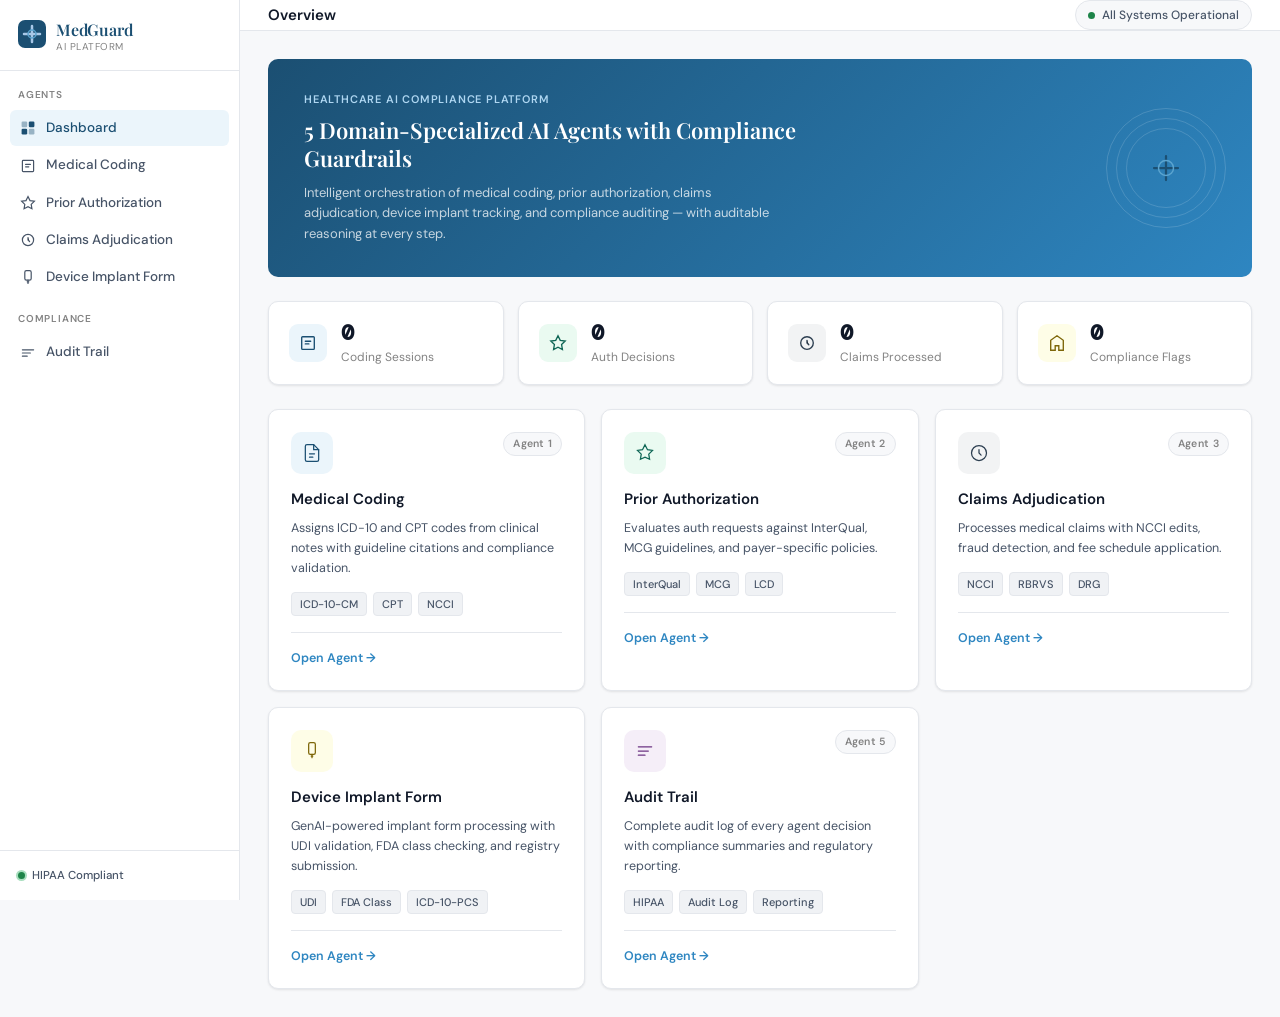
<file: frontend/index.html>
<!DOCTYPE html>
<html lang="en">
<head>
<meta charset="UTF-8">
<meta name="viewport" content="width=device-width, initial-scale=1.0">
<title>MedGuard AI — Healthcare Compliance Platform</title>
<link rel="preconnect" href="https://fonts.googleapis.com">
<link rel="preconnect" href="https://fonts.gstatic.com" crossorigin>
<link href="https://fonts.googleapis.com/css2?family=DM+Sans:wght@300;400;500;600&family=DM+Mono:wght@400;500&family=Playfair+Display:wght@500;600&display=swap" rel="stylesheet">
<link rel="stylesheet" href="css/style.css">
</head>
<body>

<aside class="sidebar">
  <div class="sidebar-logo">
    <div class="logo-mark">
      <svg width="28" height="28" viewBox="0 0 28 28" fill="none">
        <rect width="28" height="28" rx="7" fill="#1B4F72"/>
        <path d="M14 6v16M6 14h16" stroke="#A8C8E8" stroke-width="2.5" stroke-linecap="round"/>
        <circle cx="14" cy="14" r="4" stroke="#5BA4CF" stroke-width="1.5" fill="none"/>
      </svg>
    </div>
    <div class="logo-text">
      <span class="logo-name">MedGuard</span>
      <span class="logo-sub">AI Platform</span>
    </div>
  </div>

  <nav class="sidebar-nav">
    <div class="nav-section-label">Agents</div>
    <a href="index.html" class="nav-item active" data-page="dashboard">
      <svg class="nav-icon" viewBox="0 0 20 20"><rect x="2" y="2" width="7" height="7" rx="1.5" fill="currentColor" opacity=".4"/><rect x="11" y="2" width="7" height="7" rx="1.5" fill="currentColor"/><rect x="2" y="11" width="7" height="7" rx="1.5" fill="currentColor"/><rect x="11" y="11" width="7" height="7" rx="1.5" fill="currentColor" opacity=".4"/></svg>
      Dashboard
    </a>
    <a href="pages/medical-coding.html" class="nav-item">
      <svg class="nav-icon" viewBox="0 0 20 20"><path d="M4 3h12a1 1 0 0 1 1 1v12a1 1 0 0 1-1 1H4a1 1 0 0 1-1-1V4a1 1 0 0 1 1-1z" stroke="currentColor" stroke-width="1.5" fill="none"/><path d="M7 8h6M7 11h4" stroke="currentColor" stroke-width="1.5" stroke-linecap="round"/></svg>
      Medical Coding
    </a>
    <a href="pages/prior-auth.html" class="nav-item">
      <svg class="nav-icon" viewBox="0 0 20 20"><path d="M10 2l2.5 5 5.5.8-4 3.9.9 5.5L10 14.7l-4.9 2.5.9-5.5-4-3.9 5.5-.8z" stroke="currentColor" stroke-width="1.5" fill="none"/></svg>
      Prior Authorization
    </a>
    <a href="pages/claims.html" class="nav-item">
      <svg class="nav-icon" viewBox="0 0 20 20"><circle cx="10" cy="10" r="7" stroke="currentColor" stroke-width="1.5" fill="none"/><path d="M10 7v3l2 2" stroke="currentColor" stroke-width="1.5" stroke-linecap="round"/></svg>
      Claims Adjudication
    </a>
    <a href="pages/device-form.html" class="nav-item">
      <svg class="nav-icon" viewBox="0 0 20 20"><rect x="6" y="2" width="8" height="12" rx="2" stroke="currentColor" stroke-width="1.5" fill="none"/><path d="M9 16h2M10 14v4" stroke="currentColor" stroke-width="1.5" stroke-linecap="round"/></svg>
      Device Implant Form
    </a>

    <div class="nav-section-label" style="margin-top:16px">Compliance</div>
    <a href="pages/audit.html" class="nav-item">
      <svg class="nav-icon" viewBox="0 0 20 20"><path d="M3 6h14M3 10h10M3 14h6" stroke="currentColor" stroke-width="1.5" stroke-linecap="round"/></svg>
      Audit Trail
    </a>
  </nav>

  <div class="sidebar-footer">
    <div class="compliance-badge">
      <span class="badge-dot"></span>
      HIPAA Compliant
    </div>
  </div>
</aside>

<main class="main">
  <header class="topbar">
    <div class="topbar-left">
      <h1 class="page-title">Overview</h1>
    </div>
    <div class="topbar-right">
      <div class="status-chip">
        <span class="status-dot live"></span>
        All Systems Operational
      </div>
    </div>
  </header>

  <div class="page-content">

    <div class="welcome-block">
      <div class="welcome-text">
        <p class="welcome-label">Healthcare AI Compliance Platform</p>
        <h2 class="welcome-heading">5 Domain-Specialized AI Agents with Compliance Guardrails</h2>
        <p class="welcome-desc">Intelligent orchestration of medical coding, prior authorization, claims adjudication, device implant tracking, and compliance auditing — with auditable reasoning at every step.</p>
      </div>
      <div class="welcome-graphic">
        <div class="graphic-ring ring-1"></div>
        <div class="graphic-ring ring-2"></div>
        <div class="graphic-ring ring-3"></div>
        <svg class="graphic-icon" viewBox="0 0 48 48" fill="none">
          <path d="M24 8v32M8 24h32" stroke="#1B4F72" stroke-width="3" stroke-linecap="round"/>
          <circle cx="24" cy="24" r="10" stroke="#5BA4CF" stroke-width="2" fill="none"/>
        </svg>
      </div>
    </div>

    <div class="metrics-row">
      <div class="metric-card">
        <div class="metric-icon blue"><svg viewBox="0 0 20 20"><path d="M4 3h12a1 1 0 0 1 1 1v12a1 1 0 0 1-1 1H4a1 1 0 0 1-1-1V4a1 1 0 0 1 1-1z" stroke="currentColor" stroke-width="1.5" fill="none"/><path d="M7 8h6M7 11h4" stroke="currentColor" stroke-width="1.5" stroke-linecap="round"/></svg></div>
        <div class="metric-data">
          <span class="metric-value" id="m-coding">—</span>
          <span class="metric-label">Coding Sessions</span>
        </div>
      </div>
      <div class="metric-card">
        <div class="metric-icon teal"><svg viewBox="0 0 20 20"><path d="M10 2l2.5 5 5.5.8-4 3.9.9 5.5L10 14.7l-4.9 2.5.9-5.5-4-3.9 5.5-.8z" stroke="currentColor" stroke-width="1.5" fill="none"/></svg></div>
        <div class="metric-data">
          <span class="metric-value" id="m-auth">—</span>
          <span class="metric-label">Auth Decisions</span>
        </div>
      </div>
      <div class="metric-card">
        <div class="metric-icon slate"><svg viewBox="0 0 20 20"><circle cx="10" cy="10" r="7" stroke="currentColor" stroke-width="1.5" fill="none"/><path d="M10 7v3l2 2" stroke="currentColor" stroke-width="1.5" stroke-linecap="round"/></svg></div>
        <div class="metric-data">
          <span class="metric-value" id="m-claims">—</span>
          <span class="metric-label">Claims Processed</span>
        </div>
      </div>
      <div class="metric-card">
        <div class="metric-icon amber"><svg viewBox="0 0 20 20"><path d="M10 2L3 7v11h5v-5h4v5h5V7z" stroke="currentColor" stroke-width="1.5" fill="none"/></svg></div>
        <div class="metric-data">
          <span class="metric-value" id="m-flags">—</span>
          <span class="metric-label">Compliance Flags</span>
        </div>
      </div>
    </div>

    <div class="agents-grid">
      <div class="agent-card" onclick="location.href='pages/medical-coding.html'">
        <div class="agent-header">
          <div class="agent-icon blue">
            <svg viewBox="0 0 24 24" fill="none"><path d="M14 2H6a2 2 0 0 0-2 2v16a2 2 0 0 0 2 2h12a2 2 0 0 0 2-2V8z" stroke="currentColor" stroke-width="1.5"/><path d="M14 2v6h6M9 13h6M9 17h4" stroke="currentColor" stroke-width="1.5" stroke-linecap="round"/></svg>
          </div>
          <div class="agent-badge">Agent 1</div>
        </div>
        <h3 class="agent-title">Medical Coding</h3>
        <p class="agent-desc">Assigns ICD-10 and CPT codes from clinical notes with guideline citations and compliance validation.</p>
        <div class="agent-tags">
          <span class="tag">ICD-10-CM</span>
          <span class="tag">CPT</span>
          <span class="tag">NCCI</span>
        </div>
        <div class="agent-footer">
          <span class="agent-link">Open Agent →</span>
        </div>
      </div>

      <div class="agent-card" onclick="location.href='pages/prior-auth.html'">
        <div class="agent-header">
          <div class="agent-icon teal">
            <svg viewBox="0 0 24 24" fill="none"><path d="M12 2l3 6 6 1-4.5 4.4 1 6.1L12 16.9l-5.5 2.6 1-6.1L3 9l6-1z" stroke="currentColor" stroke-width="1.5"/></svg>
          </div>
          <div class="agent-badge">Agent 2</div>
        </div>
        <h3 class="agent-title">Prior Authorization</h3>
        <p class="agent-desc">Evaluates auth requests against InterQual, MCG guidelines, and payer-specific policies.</p>
        <div class="agent-tags">
          <span class="tag">InterQual</span>
          <span class="tag">MCG</span>
          <span class="tag">LCD</span>
        </div>
        <div class="agent-footer">
          <span class="agent-link">Open Agent →</span>
        </div>
      </div>

      <div class="agent-card" onclick="location.href='pages/claims.html'">
        <div class="agent-header">
          <div class="agent-icon slate">
            <svg viewBox="0 0 24 24" fill="none"><circle cx="12" cy="12" r="9" stroke="currentColor" stroke-width="1.5"/><path d="M12 8v4l2.5 2.5" stroke="currentColor" stroke-width="1.5" stroke-linecap="round"/></svg>
          </div>
          <div class="agent-badge">Agent 3</div>
        </div>
        <h3 class="agent-title">Claims Adjudication</h3>
        <p class="agent-desc">Processes medical claims with NCCI edits, fraud detection, and fee schedule application.</p>
        <div class="agent-tags">
          <span class="tag">NCCI</span>
          <span class="tag">RBRVS</span>
          <span class="tag">DRG</span>
        </div>
        <div class="agent-footer">
          <span class="agent-link">Open Agent →</span>
        </div>
      </div>

      <div class="agent-card" onclick="location.href='pages/device-form.html'">
        <div class="agent-header">
          <div class="agent-icon amber">
            <svg viewBox="0 0 24 24" fill="none"><rect x="8" y="2" width="8" height="14" rx="2" stroke="currentColor" stroke-width="1.5"/><path d="M11 18h2M12 16v4" stroke="currentColor" stroke-width="1.5" stroke-linecap="round"/></svg>
          </div>
          
        </div>
        <h3 class="agent-title">Device Implant Form</h3>
        <p class="agent-desc">GenAI-powered implant form processing with UDI validation, FDA class checking, and registry submission.</p>
        <div class="agent-tags">
          <span class="tag">UDI</span>
          <span class="tag">FDA Class</span>
          <span class="tag">ICD-10-PCS</span>
        </div>
        <div class="agent-footer">
          <span class="agent-link">Open Agent →</span>
        </div>
      </div>

      <div class="agent-card" onclick="location.href='pages/audit.html'">
        <div class="agent-header">
          <div class="agent-icon purple">
            <svg viewBox="0 0 24 24" fill="none"><path d="M4 7h16M4 12h12M4 17h8" stroke="currentColor" stroke-width="1.5" stroke-linecap="round"/></svg>
          </div>
          <div class="agent-badge">Agent 5</div>
        </div>
        <h3 class="agent-title">Audit Trail</h3>
        <p class="agent-desc">Complete audit log of every agent decision with compliance summaries and regulatory reporting.</p>
        <div class="agent-tags">
          <span class="tag">HIPAA</span>
          <span class="tag">Audit Log</span>
          <span class="tag">Reporting</span>
        </div>
        <div class="agent-footer">
          <span class="agent-link">Open Agent →</span>
        </div>
      </div>
    </div>

  </div>
</main>

<script>
async function loadSummary() {
  try {
    const res = await fetch('http://localhost:5000/api/audit/summary');
    const data = await res.json();
    const by = data.by_agent || {};
    document.getElementById('m-coding').textContent = by['MedicalCodingAgent'] || '0';
    document.getElementById('m-auth').textContent = by['PriorAuthAgent'] || '0';
    document.getElementById('m-claims').textContent = by['ClaimsAdjudicationAgent'] || '0';
    document.getElementById('m-flags').textContent = data.total_compliance_flags || '0';
  } catch(e) {
    ['m-coding','m-auth','m-claims','m-flags'].forEach(id => {
      document.getElementById(id).textContent = '0';
    });
  }
}
loadSummary();
</script>
</body>
</html>
</file>
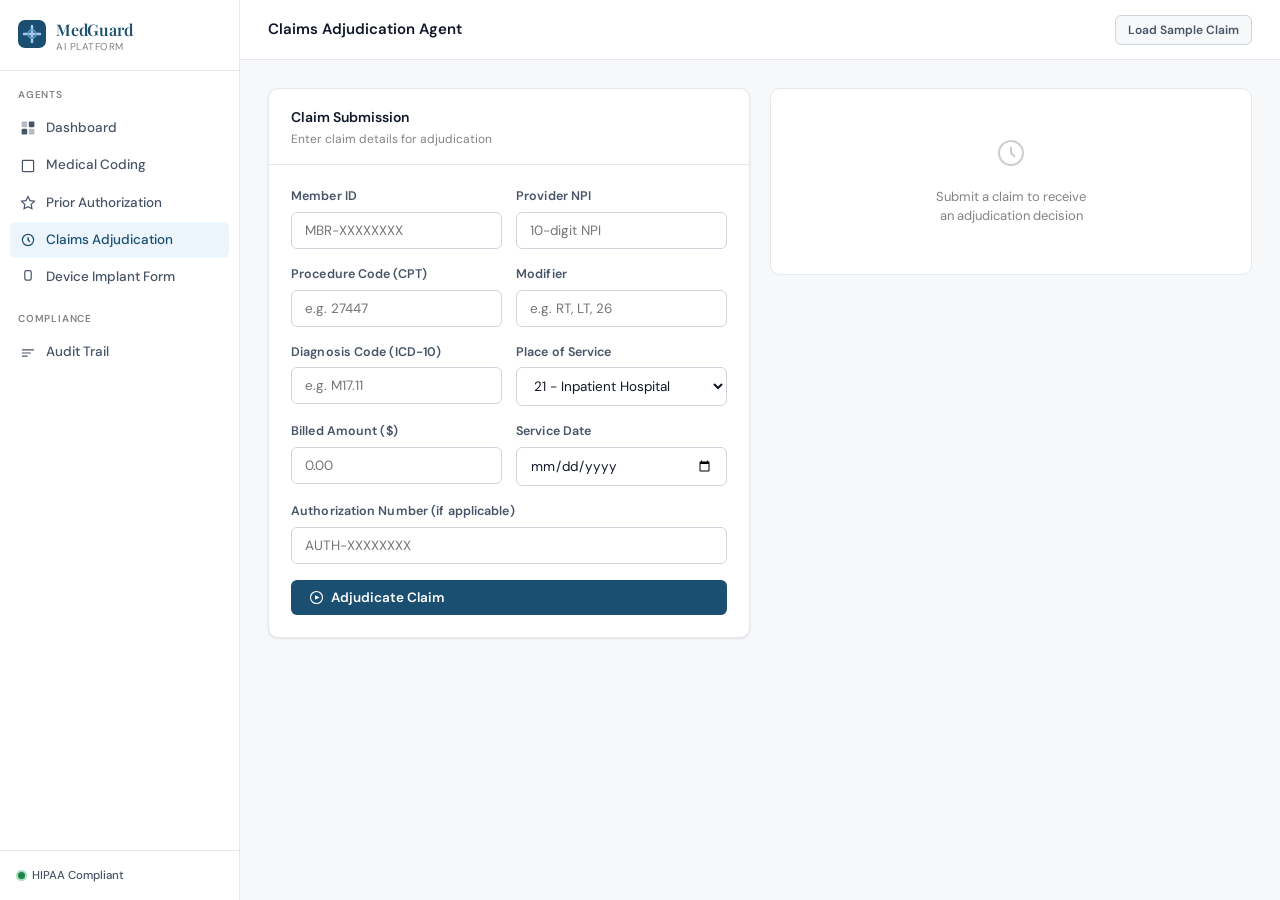
<file: frontend/pages/claims.html>
<!DOCTYPE html>
<html lang="en">
<head>
<meta charset="UTF-8">
<meta name="viewport" content="width=device-width, initial-scale=1.0">
<title>Claims Adjudication Agent — MedGuard AI</title>
<link rel="preconnect" href="https://fonts.googleapis.com">
<link rel="preconnect" href="https://fonts.gstatic.com" crossorigin>
<link href="https://fonts.googleapis.com/css2?family=DM+Sans:wght@300;400;500;600&family=DM+Mono:wght@400;500&family=Playfair+Display:wght@500;600&display=swap" rel="stylesheet">
<link rel="stylesheet" href="../css/style.css">
</head>
<body>

<aside class="sidebar">
  <div class="sidebar-logo">
    <div class="logo-mark">
      <svg width="28" height="28" viewBox="0 0 28 28" fill="none">
        <rect width="28" height="28" rx="7" fill="#1B4F72"/>
        <path d="M14 6v16M6 14h16" stroke="#A8C8E8" stroke-width="2.5" stroke-linecap="round"/>
        <circle cx="14" cy="14" r="4" stroke="#5BA4CF" stroke-width="1.5" fill="none"/>
      </svg>
    </div>
    <div class="logo-text"><span class="logo-name">MedGuard</span><span class="logo-sub">AI Platform</span></div>
  </div>
  <nav class="sidebar-nav">
    <div class="nav-section-label">Agents</div>
    <a href="../index.html" class="nav-item"><svg class="nav-icon" viewBox="0 0 20 20"><rect x="2" y="2" width="7" height="7" rx="1.5" fill="currentColor" opacity=".4"/><rect x="11" y="2" width="7" height="7" rx="1.5" fill="currentColor"/><rect x="2" y="11" width="7" height="7" rx="1.5" fill="currentColor"/><rect x="11" y="11" width="7" height="7" rx="1.5" fill="currentColor" opacity=".4"/></svg>Dashboard</a>
    <a href="medical-coding.html" class="nav-item"><svg class="nav-icon" viewBox="0 0 20 20"><path d="M4 3h12a1 1 0 0 1 1 1v12a1 1 0 0 1-1 1H4a1 1 0 0 1-1-1V4a1 1 0 0 1 1-1z" stroke="currentColor" stroke-width="1.5" fill="none"/></svg>Medical Coding</a>
    <a href="prior-auth.html" class="nav-item"><svg class="nav-icon" viewBox="0 0 20 20"><path d="M10 2l2.5 5 5.5.8-4 3.9.9 5.5L10 14.7l-4.9 2.5.9-5.5-4-3.9 5.5-.8z" stroke="currentColor" stroke-width="1.5" fill="none"/></svg>Prior Authorization</a>
    <a href="claims.html" class="nav-item active"><svg class="nav-icon" viewBox="0 0 20 20"><circle cx="10" cy="10" r="7" stroke="currentColor" stroke-width="1.5" fill="none"/><path d="M10 7v3l2 2" stroke="currentColor" stroke-width="1.5" stroke-linecap="round"/></svg>Claims Adjudication</a>
    <a href="device-form.html" class="nav-item"><svg class="nav-icon" viewBox="0 0 20 20"><rect x="6" y="2" width="8" height="12" rx="2" stroke="currentColor" stroke-width="1.5" fill="none"/></svg>Device Implant Form</a>
    <div class="nav-section-label" style="margin-top:16px">Compliance</div>
    <a href="audit.html" class="nav-item"><svg class="nav-icon" viewBox="0 0 20 20"><path d="M3 6h14M3 10h10M3 14h6" stroke="currentColor" stroke-width="1.5" stroke-linecap="round"/></svg>Audit Trail</a>
  </nav>
  <div class="sidebar-footer"><div class="compliance-badge"><span class="badge-dot"></span>HIPAA Compliant</div></div>
</aside>

<main class="main">
  <header class="topbar">
    <div class="topbar-left"><h1 class="page-title">Claims Adjudication Agent</h1></div>
    <div class="topbar-right"><button class="btn btn-secondary btn-sm" onclick="loadSample()">Load Sample Claim</button></div>
  </header>

  <div class="page-content">
    <div class="agent-page">

      <div class="card">
        <div class="card-header">
          <div><div class="card-title">Claim Submission</div><div class="card-subtitle">Enter claim details for adjudication</div></div>
        </div>
        <div class="card-body">
          <div class="form-row">
            <div class="form-group">
              <label class="form-label">Member ID</label>
              <input class="form-input" id="member-id" placeholder="MBR-XXXXXXXX">
            </div>
            <div class="form-group">
              <label class="form-label">Provider NPI</label>
              <input class="form-input" id="provider-npi" placeholder="10-digit NPI">
            </div>
          </div>
          <div class="form-row">
            <div class="form-group">
              <label class="form-label">Procedure Code (CPT)</label>
              <input class="form-input" id="procedure-code" placeholder="e.g. 27447">
            </div>
            <div class="form-group">
              <label class="form-label">Modifier</label>
              <input class="form-input" id="modifier" placeholder="e.g. RT, LT, 26">
            </div>
          </div>
          <div class="form-row">
            <div class="form-group">
              <label class="form-label">Diagnosis Code (ICD-10)</label>
              <input class="form-input" id="diagnosis-code" placeholder="e.g. M17.11">
            </div>
            <div class="form-group">
              <label class="form-label">Place of Service</label>
              <select class="form-select" id="pos">
                <option value="21">21 - Inpatient Hospital</option>
                <option value="22">22 - On Campus Outpatient</option>
                <option value="11">11 - Office</option>
                <option value="23">23 - Emergency Room</option>
                <option value="24">24 - Ambulatory Surgical Center</option>
              </select>
            </div>
          </div>
          <div class="form-row">
            <div class="form-group">
              <label class="form-label">Billed Amount ($)</label>
              <input class="form-input" id="billed-amount" type="number" placeholder="0.00">
            </div>
            <div class="form-group">
              <label class="form-label">Service Date</label>
              <input class="form-input" id="service-date" type="date">
            </div>
          </div>
          <div class="form-group">
            <label class="form-label">Authorization Number (if applicable)</label>
            <input class="form-input" id="auth-number" placeholder="AUTH-XXXXXXXX">
          </div>
          <button class="btn btn-primary" id="run-btn" onclick="runAgent()" style="width:100%">
            <svg width="15" height="15" viewBox="0 0 20 20" fill="none"><circle cx="10" cy="10" r="8" stroke="currentColor" stroke-width="1.5"/><path d="M8 7l6 3-6 3V7z" fill="currentColor"/></svg>
            Adjudicate Claim
          </button>
        </div>
      </div>

      <div id="results-col">
        <div class="result-panel">
          <div class="result-empty">
            <svg viewBox="0 0 24 24" fill="none"><circle cx="12" cy="12" r="9" stroke="currentColor" stroke-width="1.5"/><path d="M12 8v4l2.5 2.5" stroke="currentColor" stroke-width="1.5" stroke-linecap="round"/></svg>
            <p>Submit a claim to receive<br>an adjudication decision</p>
          </div>
        </div>
      </div>

    </div>
  </div>
</main>

<script src="../js/api.js"></script>
<script>
async function loadSample() {
  const data = await apiGet('/claims/sample');
  document.getElementById('member-id').value = data.member_id || '';
  document.getElementById('provider-npi').value = data.provider_npi || '';
  document.getElementById('procedure-code').value = data.procedure_code || '';
  document.getElementById('modifier').value = data.modifier || '';
  document.getElementById('diagnosis-code').value = data.diagnosis_code || '';
  document.getElementById('billed-amount').value = data.billed_amount || '';
  document.getElementById('service-date').value = data.service_date || '';
  document.getElementById('auth-number').value = data.authorization_number || '';
}

async function runAgent() {
  const procCode = document.getElementById('procedure-code').value.trim();
  if (!procCode) { alert('Please enter a procedure code.'); return; }

  const btn = document.getElementById('run-btn');
  btn.disabled = true;
  showLoading('results-col', 'Processing claim through adjudication engine...');

  try {
    const result = await apiPost('/claims/adjudicate', {
      member_id: document.getElementById('member-id').value,
      provider_npi: document.getElementById('provider-npi').value,
      procedure_code: procCode,
      modifier: document.getElementById('modifier').value,
      diagnosis_code: document.getElementById('diagnosis-code').value,
      place_of_service: document.getElementById('pos').value,
      billed_amount: parseFloat(document.getElementById('billed-amount').value) || 0,
      service_date: document.getElementById('service-date').value,
      authorization_number: document.getElementById('auth-number').value
    });
    renderResults(result);
  } catch(e) {
    showError('results-col', 'Agent error: ' + e.message);
  } finally {
    btn.disabled = false;
  }
}

function fmt(n) { return n != null ? '$' + parseFloat(n).toLocaleString('en-US', {minimumFractionDigits:2}) : '—'; }

function renderResults(r) {
  const col = document.getElementById('results-col');
  const cls = decisionClass(r.adjudication_decision);

  const adjustmentsHtml = (r.adjustment_reasons || []).map(a => `
    <div class="kv-row">
      <span class="kv-key">${escapeHtml(a.reason || a.code)}</span>
      <span class="kv-value" style="color:var(--red)">(${fmt(a.amount)})</span>
    </div>`
  ).join('');

  const fraudHtml = (r.fraud_indicators || []).map(f =>
    `<div class="flag-item error"><div class="flag-dot"></div>${escapeHtml(f)}</div>`
  ).join('');

  const ncciHtml = (r.ncci_edits_applied || []).map(n =>
    `<div class="flag-item info"><div class="flag-dot"></div>${escapeHtml(n)}</div>`
  ).join('');

  const denialHtml = (r.denial_codes || []).map(d =>
    `<div class="flag-item error"><div class="flag-dot"></div><strong>${escapeHtml(d.code)}</strong> — ${escapeHtml(d.description)}</div>`
  ).join('');

  col.innerHTML = `
    <div class="result-panel">
      <div class="decision-banner ${cls}">
        <div class="decision-icon">${decisionIcon(cls)}</div>
        <div class="decision-text">
          <div class="decision-label">${escapeHtml(r.adjudication_decision || 'Processing')}</div>
          <div class="decision-value">Claim ${escapeHtml(r.claim_number || '')}</div>
        </div>
      </div>

      <div class="section-divider">Payment Summary</div>
      <div class="kv-list">
        <div class="kv-row"><span class="kv-key">Billed Amount</span><span class="kv-value">${fmt(r.allowed_amount != null ? (r.allowed_amount + (r.adjustment_reasons||[]).reduce((s,a)=>s+(a.amount||0),0)) : null)}</span></div>
        <div class="kv-row"><span class="kv-key">Allowed Amount</span><span class="kv-value">${fmt(r.allowed_amount)}</span></div>
        ${adjustmentsHtml}
        <div class="kv-row"><span class="kv-key">Plan Payment</span><span class="kv-value" style="color:var(--green);font-weight:700">${fmt(r.plan_payment)}</span></div>
        <div class="kv-row"><span class="kv-key">Patient Responsibility</span><span class="kv-value">${fmt(r.patient_responsibility)}</span></div>
        <div class="kv-row"><span class="kv-key">Methodology</span><span class="kv-value">${escapeHtml(r.payment_methodology || '—')}</span></div>
      </div>

      ${denialHtml ? `<div class="section-divider">Denial Codes</div><div class="flags-list">${denialHtml}</div>` : ''}
      ${fraudHtml ? `<div class="section-divider">Fraud Indicators</div><div class="flags-list">${fraudHtml}</div>` : ''}
      ${ncciHtml ? `<div class="section-divider">NCCI Edits Applied</div><div class="flags-list">${ncciHtml}</div>` : ''}

      <div id="flags-container"></div>
      <div id="confidence-container"></div>
      <div class="section-divider">Audit</div>
      <div id="audit-container"></div>
    </div>`;

  renderFlags(r.compliance_flags, document.getElementById('flags-container'));
  renderConfidence(r.confidence_score, document.getElementById('confidence-container'));
  renderAuditInfo(r, document.getElementById('audit-container'));
}
</script>
</body>
</html>
</file>
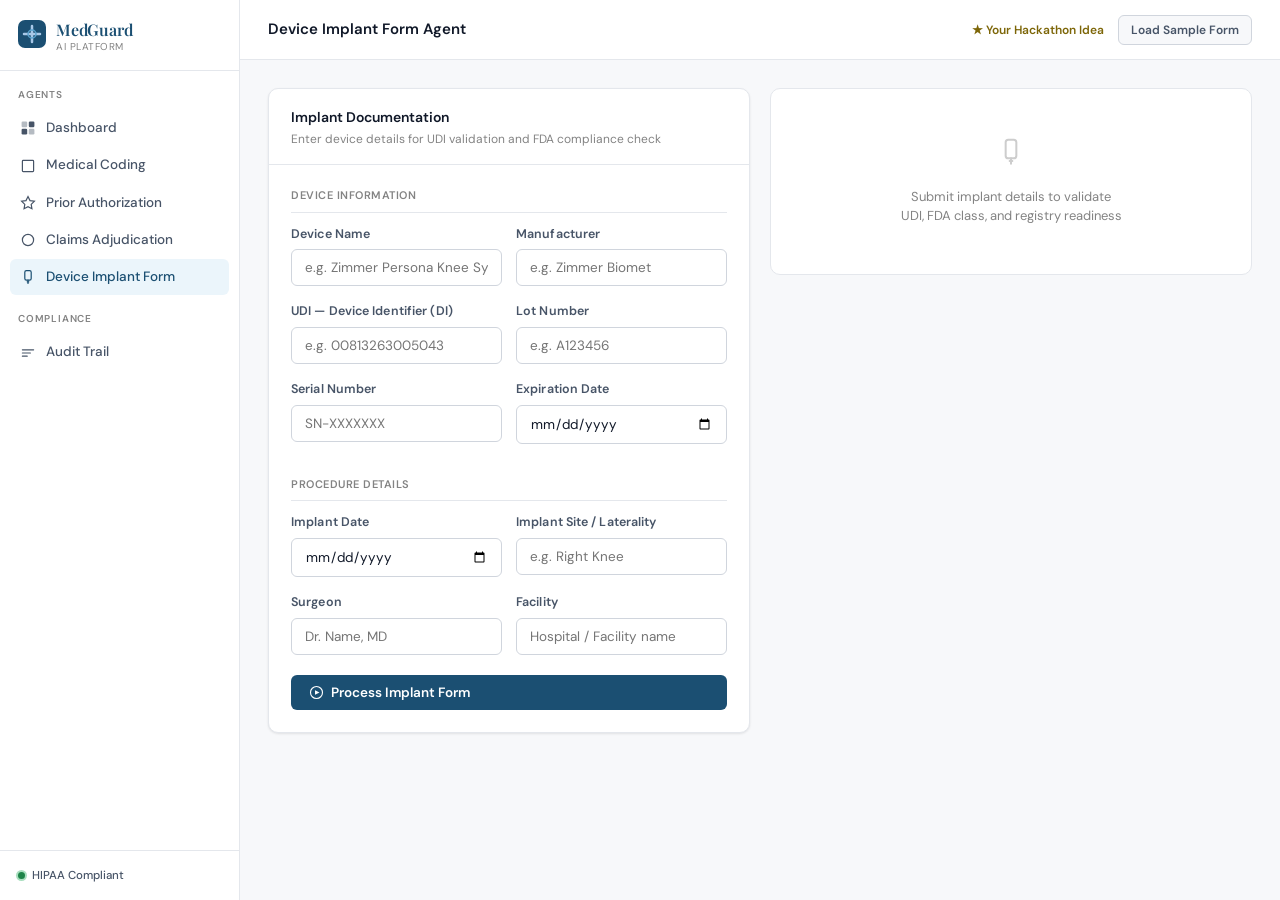
<file: frontend/pages/device-form.html>
<!DOCTYPE html>
<html lang="en">
<head>
<meta charset="UTF-8">
<meta name="viewport" content="width=device-width, initial-scale=1.0">
<title>Device Implant Form Agent — MedGuard AI</title>
<link rel="preconnect" href="https://fonts.googleapis.com">
<link rel="preconnect" href="https://fonts.gstatic.com" crossorigin>
<link href="https://fonts.googleapis.com/css2?family=DM+Sans:wght@300;400;500;600&family=DM+Mono:wght@400;500&family=Playfair+Display:wght@500;600&display=swap" rel="stylesheet">
<link rel="stylesheet" href="../css/style.css">
</head>
<body>

<aside class="sidebar">
  <div class="sidebar-logo">
    <div class="logo-mark">
      <svg width="28" height="28" viewBox="0 0 28 28" fill="none">
        <rect width="28" height="28" rx="7" fill="#1B4F72"/>
        <path d="M14 6v16M6 14h16" stroke="#A8C8E8" stroke-width="2.5" stroke-linecap="round"/>
        <circle cx="14" cy="14" r="4" stroke="#5BA4CF" stroke-width="1.5" fill="none"/>
      </svg>
    </div>
    <div class="logo-text"><span class="logo-name">MedGuard</span><span class="logo-sub">AI Platform</span></div>
  </div>
  <nav class="sidebar-nav">
    <div class="nav-section-label">Agents</div>
    <a href="../index.html" class="nav-item"><svg class="nav-icon" viewBox="0 0 20 20"><rect x="2" y="2" width="7" height="7" rx="1.5" fill="currentColor" opacity=".4"/><rect x="11" y="2" width="7" height="7" rx="1.5" fill="currentColor"/><rect x="2" y="11" width="7" height="7" rx="1.5" fill="currentColor"/><rect x="11" y="11" width="7" height="7" rx="1.5" fill="currentColor" opacity=".4"/></svg>Dashboard</a>
    <a href="medical-coding.html" class="nav-item"><svg class="nav-icon" viewBox="0 0 20 20"><path d="M4 3h12a1 1 0 0 1 1 1v12a1 1 0 0 1-1 1H4a1 1 0 0 1-1-1V4a1 1 0 0 1 1-1z" stroke="currentColor" stroke-width="1.5" fill="none"/></svg>Medical Coding</a>
    <a href="prior-auth.html" class="nav-item"><svg class="nav-icon" viewBox="0 0 20 20"><path d="M10 2l2.5 5 5.5.8-4 3.9.9 5.5L10 14.7l-4.9 2.5.9-5.5-4-3.9 5.5-.8z" stroke="currentColor" stroke-width="1.5" fill="none"/></svg>Prior Authorization</a>
    <a href="claims.html" class="nav-item"><svg class="nav-icon" viewBox="0 0 20 20"><circle cx="10" cy="10" r="7" stroke="currentColor" stroke-width="1.5" fill="none"/></svg>Claims Adjudication</a>
    <a href="device-form.html" class="nav-item active"><svg class="nav-icon" viewBox="0 0 20 20"><rect x="6" y="2" width="8" height="12" rx="2" stroke="currentColor" stroke-width="1.5" fill="none"/><path d="M9 16h2M10 14v4" stroke="currentColor" stroke-width="1.5" stroke-linecap="round"/></svg>Device Implant Form</a>
    <div class="nav-section-label" style="margin-top:16px">Compliance</div>
    <a href="audit.html" class="nav-item"><svg class="nav-icon" viewBox="0 0 20 20"><path d="M3 6h14M3 10h10M3 14h6" stroke="currentColor" stroke-width="1.5" stroke-linecap="round"/></svg>Audit Trail</a>
  </nav>
  <div class="sidebar-footer"><div class="compliance-badge"><span class="badge-dot"></span>HIPAA Compliant</div></div>
</aside>

<main class="main">
  <header class="topbar">
    <div class="topbar-left">
      <h1 class="page-title">Device Implant Form Agent</h1>
    </div>
    <div class="topbar-right">
      <span style="font-size:12px;color:var(--amber);font-weight:600;margin-right:10px">★ Your Hackathon Idea</span>
      <button class="btn btn-secondary btn-sm" onclick="loadSample()">Load Sample Form</button>
    </div>
  </header>

  <div class="page-content">
    <div class="agent-page">

      <div class="card">
        <div class="card-header">
          <div>
            <div class="card-title">Implant Documentation</div>
            <div class="card-subtitle">Enter device details for UDI validation and FDA compliance check</div>
          </div>
        </div>
        <div class="card-body">
          <div style="font-size:11px;font-weight:600;letter-spacing:.5px;text-transform:uppercase;color:var(--text-muted);margin-bottom:12px;padding-bottom:8px;border-bottom:1px solid var(--border)">Device Information</div>
          <div class="form-row">
            <div class="form-group">
              <label class="form-label">Device Name</label>
              <input class="form-input" id="device-name" placeholder="e.g. Zimmer Persona Knee System">
            </div>
            <div class="form-group">
              <label class="form-label">Manufacturer</label>
              <input class="form-input" id="manufacturer" placeholder="e.g. Zimmer Biomet">
            </div>
          </div>
          <div class="form-row">
            <div class="form-group">
              <label class="form-label">UDI — Device Identifier (DI)</label>
              <input class="form-input" id="udi-di" placeholder="e.g. 00813263005043">
            </div>
            <div class="form-group">
              <label class="form-label">Lot Number</label>
              <input class="form-input" id="lot-number" placeholder="e.g. A123456">
            </div>
          </div>
          <div class="form-row">
            <div class="form-group">
              <label class="form-label">Serial Number</label>
              <input class="form-input" id="serial-number" placeholder="SN-XXXXXXX">
            </div>
            <div class="form-group">
              <label class="form-label">Expiration Date</label>
              <input class="form-input" id="expiration-date" type="date">
            </div>
          </div>

          <div style="font-size:11px;font-weight:600;letter-spacing:.5px;text-transform:uppercase;color:var(--text-muted);margin:16px 0 12px;padding-bottom:8px;border-bottom:1px solid var(--border)">Procedure Details</div>
          <div class="form-row">
            <div class="form-group">
              <label class="form-label">Implant Date</label>
              <input class="form-input" id="implant-date" type="date">
            </div>
            <div class="form-group">
              <label class="form-label">Implant Site / Laterality</label>
              <input class="form-input" id="implant-site" placeholder="e.g. Right Knee">
            </div>
          </div>
          <div class="form-row">
            <div class="form-group">
              <label class="form-label">Surgeon</label>
              <input class="form-input" id="surgeon" placeholder="Dr. Name, MD">
            </div>
            <div class="form-group">
              <label class="form-label">Facility</label>
              <input class="form-input" id="facility" placeholder="Hospital / Facility name">
            </div>
          </div>

          <button class="btn btn-primary" id="run-btn" onclick="runAgent()" style="width:100%;margin-top:4px">
            <svg width="15" height="15" viewBox="0 0 20 20" fill="none"><circle cx="10" cy="10" r="8" stroke="currentColor" stroke-width="1.5"/><path d="M8 7l6 3-6 3V7z" fill="currentColor"/></svg>
            Process Implant Form
          </button>
        </div>
      </div>

      <div id="results-col">
        <div class="result-panel">
          <div class="result-empty">
            <svg viewBox="0 0 24 24" fill="none"><rect x="8" y="2" width="8" height="14" rx="2" stroke="currentColor" stroke-width="1.5"/><path d="M11 18h2M12 16v4" stroke="currentColor" stroke-width="1.5" stroke-linecap="round"/></svg>
            <p>Submit implant details to validate<br>UDI, FDA class, and registry readiness</p>
          </div>
        </div>
      </div>

    </div>
  </div>
</main>

<script src="../js/api.js"></script>
<script>
async function loadSample() {
  const data = await apiGet('/device-form/sample');
  document.getElementById('device-name').value = data.device_name || '';
  document.getElementById('manufacturer').value = data.manufacturer || '';
  document.getElementById('udi-di').value = data.udi_di || '';
  document.getElementById('lot-number').value = data.lot_number || '';
  document.getElementById('serial-number').value = data.serial_number || '';
  document.getElementById('expiration-date').value = data.expiration_date || '';
  document.getElementById('implant-date').value = data.implant_date || '';
  document.getElementById('implant-site').value = data.implant_site || '';
  document.getElementById('surgeon').value = data.surgeon || '';
  document.getElementById('facility').value = data.facility || '';
}

async function runAgent() {
  const deviceName = document.getElementById('device-name').value.trim();
  if (!deviceName) { alert('Please enter a device name.'); return; }

  const btn = document.getElementById('run-btn');
  btn.disabled = true;
  showLoading('results-col', 'Validating UDI, FDA class, and registry compliance...');

  try {
    const result = await apiPost('/device-form/process', {
      device_name: deviceName,
      manufacturer: document.getElementById('manufacturer').value,
      udi_di: document.getElementById('udi-di').value,
      lot_number: document.getElementById('lot-number').value,
      serial_number: document.getElementById('serial-number').value,
      expiration_date: document.getElementById('expiration-date').value,
      implant_date: document.getElementById('implant-date').value,
      implant_site: document.getElementById('implant-site').value,
      surgeon: document.getElementById('surgeon').value,
      facility: document.getElementById('facility').value
    });
    renderResults(result);
  } catch(e) {
    showError('results-col', 'Agent error: ' + e.message);
  } finally {
    btn.disabled = false;
  }
}

function renderResults(r) {
  const col = document.getElementById('results-col');
  const di = r.device_info || {};
  const cs = r.compliance_status || {};
  const pi = r.patient_info || {};

  const registryReady = r.registry_submission_ready;
  const recallFlag = cs.recall_flag;

  const bannerClass = recallFlag ? 'denied' : registryReady ? 'approved' : 'pending';
  const bannerLabel = recallFlag ? 'RECALL ALERT — Do Not Use' : registryReady ? 'Registry Submission Ready' : 'Action Required';
  const bannerDetail = recallFlag ? 'This device lot is subject to a recall' : `FDA Class ${di.fda_class || '—'} — ${di.clearance_type || '—'}`;

  const pcsHtml = (r.icd10_pcs_codes || []).map(c => `
    <div class="code-item">
      <span class="code-badge pcs">${escapeHtml(c.code)}</span>
      <div class="code-info"><div class="code-desc">${escapeHtml(c.description)}</div></div>
    </div>`
  ).join('');

  const statusIcon = (ok) => ok
    ? `<svg width="14" height="14" viewBox="0 0 16 16" fill="none"><path d="M3 8l4 4 6-7" stroke="var(--green)" stroke-width="2" stroke-linecap="round" stroke-linejoin="round"/></svg>`
    : `<svg width="14" height="14" viewBox="0 0 16 16" fill="none"><path d="M4 4l8 8M12 4l-8 8" stroke="var(--red)" stroke-width="2" stroke-linecap="round"/></svg>`;

  col.innerHTML = `
    <div class="result-panel">
      <div class="decision-banner ${bannerClass}">
        <div class="decision-icon">${decisionIcon(bannerClass)}</div>
        <div class="decision-text">
          <div class="decision-label">${bannerLabel}</div>
          <div class="decision-value">${bannerDetail}</div>
        </div>
      </div>

      <div class="section-divider">Device Information</div>
      <div class="kv-list">
        <div class="kv-row"><span class="kv-key">Device</span><span class="kv-value">${escapeHtml(di.device_name || '—')}</span></div>
        <div class="kv-row"><span class="kv-key">Manufacturer</span><span class="kv-value">${escapeHtml(di.manufacturer || '—')}</span></div>
        <div class="kv-row"><span class="kv-key">UDI-DI</span><span class="kv-value">${escapeHtml(di.udi_di || '—')}</span></div>
        <div class="kv-row"><span class="kv-key">Lot / Serial</span><span class="kv-value">${escapeHtml(di.lot_number || '—')} / ${escapeHtml(di.serial_number || '—')}</span></div>
        <div class="kv-row"><span class="kv-key">FDA Class</span><span class="kv-value">${escapeHtml(di.fda_class || '—')}</span></div>
        <div class="kv-row"><span class="kv-key">Clearance</span><span class="kv-value">${escapeHtml(di.clearance_type || '—')}</span></div>
        <div class="kv-row"><span class="kv-key">Expires</span><span class="kv-value">${escapeHtml(di.expiration_date || '—')}</span></div>
      </div>

      <div class="section-divider">Compliance Checks</div>
      <div class="kv-list">
        <div class="kv-row"><span class="kv-key">UDI Valid</span><span class="kv-value">${statusIcon(cs.udi_valid)} ${cs.udi_valid ? 'Yes' : 'No'}</span></div>
        <div class="kv-row"><span class="kv-key">FDA Cleared</span><span class="kv-value">${statusIcon(cs.fda_cleared)} ${cs.fda_cleared ? 'Yes' : 'No'}</span></div>
        <div class="kv-row"><span class="kv-key">Recall Flag</span><span class="kv-value">${statusIcon(!cs.recall_flag)} ${cs.recall_flag ? 'YES — RECALL' : 'None'}</span></div>
        <div class="kv-row"><span class="kv-key">Tracking Complete</span><span class="kv-value">${statusIcon(cs.tracking_complete)} ${cs.tracking_complete ? 'Yes' : 'No'}</span></div>
        <div class="kv-row"><span class="kv-key">Tracking ID</span><span class="kv-value">${escapeHtml(r.tracking_id || '—')}</span></div>
      </div>

      ${pcsHtml ? `<div class="section-divider">ICD-10-PCS Codes</div><div class="code-list">${pcsHtml}</div>` : ''}

      <div id="flags-container"></div>

      ${(r.missing_fields||[]).length ? `<div class="section-divider">Missing Fields</div><div class="flags-list">${(r.missing_fields||[]).map(f=>`<div class="flag-item warning"><div class="flag-dot"></div>${escapeHtml(f)}</div>`).join('')}</div>` : ''}

      <div id="confidence-container"></div>
      <div class="section-divider">Audit</div>
      <div id="audit-container"></div>
    </div>`;

  renderFlags(r.compliance_flags, document.getElementById('flags-container'));
  renderConfidence(r.confidence_score, document.getElementById('confidence-container'));
  renderAuditInfo(r, document.getElementById('audit-container'));
}
</script>
</body>
</html>
</file>
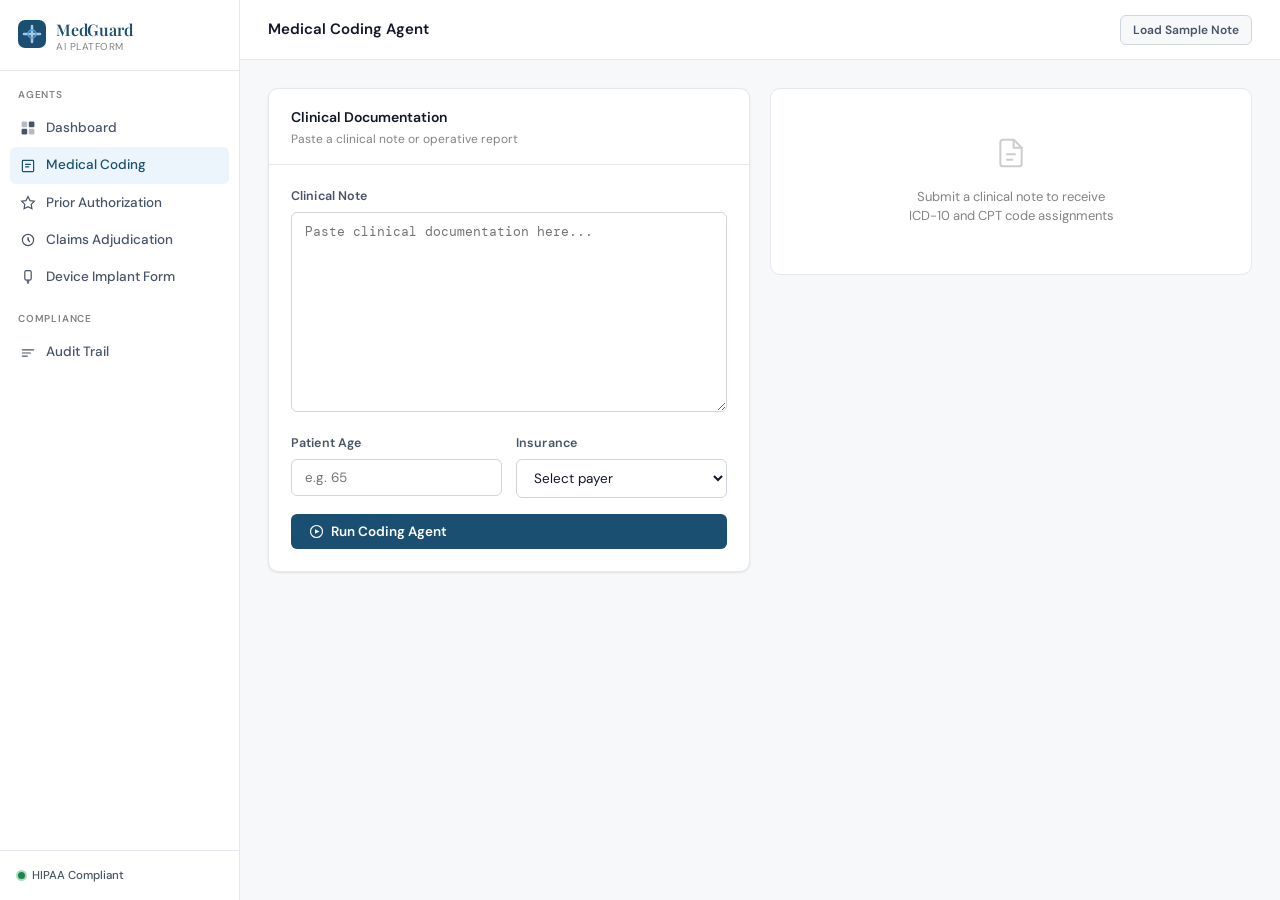
<file: frontend/pages/medical-coding.html>
<!DOCTYPE html>
<html lang="en">
<head>
<meta charset="UTF-8">
<meta name="viewport" content="width=device-width, initial-scale=1.0">
<title>Medical Coding Agent — MedGuard AI</title>
<link rel="preconnect" href="https://fonts.googleapis.com">
<link rel="preconnect" href="https://fonts.gstatic.com" crossorigin>
<link href="https://fonts.googleapis.com/css2?family=DM+Sans:wght@300;400;500;600&family=DM+Mono:wght@400;500&family=Playfair+Display:wght@500;600&display=swap" rel="stylesheet">
<link rel="stylesheet" href="../css/style.css">
</head>
<body>

<aside class="sidebar">
  <div class="sidebar-logo">
    <div class="logo-mark">
      <svg width="28" height="28" viewBox="0 0 28 28" fill="none">
        <rect width="28" height="28" rx="7" fill="#1B4F72"/>
        <path d="M14 6v16M6 14h16" stroke="#A8C8E8" stroke-width="2.5" stroke-linecap="round"/>
        <circle cx="14" cy="14" r="4" stroke="#5BA4CF" stroke-width="1.5" fill="none"/>
      </svg>
    </div>
    <div class="logo-text">
      <span class="logo-name">MedGuard</span>
      <span class="logo-sub">AI Platform</span>
    </div>
  </div>
  <nav class="sidebar-nav">
    <div class="nav-section-label">Agents</div>
    <a href="../index.html" class="nav-item">
      <svg class="nav-icon" viewBox="0 0 20 20"><rect x="2" y="2" width="7" height="7" rx="1.5" fill="currentColor" opacity=".4"/><rect x="11" y="2" width="7" height="7" rx="1.5" fill="currentColor"/><rect x="2" y="11" width="7" height="7" rx="1.5" fill="currentColor"/><rect x="11" y="11" width="7" height="7" rx="1.5" fill="currentColor" opacity=".4"/></svg>
      Dashboard
    </a>
    <a href="medical-coding.html" class="nav-item active">
      <svg class="nav-icon" viewBox="0 0 20 20"><path d="M4 3h12a1 1 0 0 1 1 1v12a1 1 0 0 1-1 1H4a1 1 0 0 1-1-1V4a1 1 0 0 1 1-1z" stroke="currentColor" stroke-width="1.5" fill="none"/><path d="M7 8h6M7 11h4" stroke="currentColor" stroke-width="1.5" stroke-linecap="round"/></svg>
      Medical Coding
    </a>
    <a href="prior-auth.html" class="nav-item">
      <svg class="nav-icon" viewBox="0 0 20 20"><path d="M10 2l2.5 5 5.5.8-4 3.9.9 5.5L10 14.7l-4.9 2.5.9-5.5-4-3.9 5.5-.8z" stroke="currentColor" stroke-width="1.5" fill="none"/></svg>
      Prior Authorization
    </a>
    <a href="claims.html" class="nav-item">
      <svg class="nav-icon" viewBox="0 0 20 20"><circle cx="10" cy="10" r="7" stroke="currentColor" stroke-width="1.5" fill="none"/><path d="M10 7v3l2 2" stroke="currentColor" stroke-width="1.5" stroke-linecap="round"/></svg>
      Claims Adjudication
    </a>
    <a href="device-form.html" class="nav-item">
      <svg class="nav-icon" viewBox="0 0 20 20"><rect x="6" y="2" width="8" height="12" rx="2" stroke="currentColor" stroke-width="1.5" fill="none"/><path d="M9 16h2M10 14v4" stroke="currentColor" stroke-width="1.5" stroke-linecap="round"/></svg>
      Device Implant Form
    </a>
    <div class="nav-section-label" style="margin-top:16px">Compliance</div>
    <a href="audit.html" class="nav-item">
      <svg class="nav-icon" viewBox="0 0 20 20"><path d="M3 6h14M3 10h10M3 14h6" stroke="currentColor" stroke-width="1.5" stroke-linecap="round"/></svg>
      Audit Trail
    </a>
  </nav>
  <div class="sidebar-footer">
    <div class="compliance-badge"><span class="badge-dot"></span>HIPAA Compliant</div>
  </div>
</aside>

<main class="main">
  <header class="topbar">
    <div class="topbar-left">
      <h1 class="page-title">Medical Coding Agent</h1>
    </div>
    <div class="topbar-right">
      <button class="btn btn-secondary btn-sm" onclick="loadSample()">Load Sample Note</button>
    </div>
  </header>

  <div class="page-content">
    <div class="agent-page">

      <!-- INPUT -->
      <div class="card">
        <div class="card-header">
          <div>
            <div class="card-title">Clinical Documentation</div>
            <div class="card-subtitle">Paste a clinical note or operative report</div>
          </div>
        </div>
        <div class="card-body">
          <div class="form-group">
            <label class="form-label">Clinical Note</label>
            <textarea class="form-textarea" id="clinical-note" placeholder="Paste clinical documentation here..." style="min-height:200px"></textarea>
          </div>
          <div class="form-row">
            <div class="form-group">
              <label class="form-label">Patient Age</label>
              <input class="form-input" id="pt-age" type="number" placeholder="e.g. 65">
            </div>
            <div class="form-group">
              <label class="form-label">Insurance</label>
              <select class="form-select" id="pt-insurance">
                <option value="">Select payer</option>
                <option value="Medicare">Medicare</option>
                <option value="Medicaid">Medicaid</option>
                <option value="BlueCross">BlueCross PPO</option>
                <option value="Aetna">Aetna</option>
                <option value="UnitedHealth">UnitedHealth</option>
              </select>
            </div>
          </div>
          <button class="btn btn-primary" id="run-btn" onclick="runAgent()" style="width:100%">
            <svg width="15" height="15" viewBox="0 0 20 20" fill="none"><circle cx="10" cy="10" r="8" stroke="currentColor" stroke-width="1.5"/><path d="M8 7l6 3-6 3V7z" fill="currentColor"/></svg>
            Run Coding Agent
          </button>
        </div>
      </div>

      <!-- RESULTS -->
      <div id="results-col">
        <div class="result-panel">
          <div class="result-empty">
            <svg viewBox="0 0 24 24" fill="none"><path d="M14 2H6a2 2 0 0 0-2 2v16a2 2 0 0 0 2 2h12a2 2 0 0 0 2-2V8z" stroke="currentColor" stroke-width="1.5"/><path d="M14 2v6h6M9 13h6M9 17h4" stroke="currentColor" stroke-width="1.5" stroke-linecap="round"/></svg>
            <p>Submit a clinical note to receive<br>ICD-10 and CPT code assignments</p>
          </div>
        </div>
      </div>

    </div>
  </div>
</main>

<script src="../js/api.js"></script>
<script>
async function loadSample() {
  const data = await apiGet('/medical-coding/sample');
  document.getElementById('clinical-note').value = data.clinical_note;
  document.getElementById('pt-age').value = data.patient_context?.age || '';
  const sel = document.getElementById('pt-insurance');
  if (data.patient_context?.insurance) sel.value = data.patient_context.insurance;
}

async function runAgent() {
  const note = document.getElementById('clinical-note').value.trim();
  if (!note) { alert('Please enter a clinical note.'); return; }

  const btn = document.getElementById('run-btn');
  btn.disabled = true;
  showLoading('results-col', 'AI agent analyzing clinical documentation...');

  try {
    const result = await apiPost('/medical-coding/analyze', {
      clinical_note: note,
      patient_context: {
        age: document.getElementById('pt-age').value,
        insurance: document.getElementById('pt-insurance').value
      }
    });
    renderResults(result);
  } catch(e) {
    showError('results-col', 'Agent error: ' + e.message);
  } finally {
    btn.disabled = false;
  }
}

function renderResults(r) {
  const col = document.getElementById('results-col');
  const needsReview = r.requires_human_review;

  let codesHtml = '';
  if (r.principal_diagnosis) {
    codesHtml += `
      <div class="code-item">
        <span class="code-badge icd">${escapeHtml(r.principal_diagnosis.code)}</span>
        <div class="code-info">
          <div class="code-desc">${escapeHtml(r.principal_diagnosis.description)} <small style="color:var(--blue);font-size:11px">(Principal)</small></div>
          <div class="code-rationale">${escapeHtml(r.principal_diagnosis.rationale)}</div>
        </div>
      </div>`;
  }
  (r.secondary_diagnoses || []).forEach(d => {
    codesHtml += `
      <div class="code-item">
        <span class="code-badge icd">${escapeHtml(d.code)}</span>
        <div class="code-info">
          <div class="code-desc">${escapeHtml(d.description)}</div>
          <div class="code-rationale">${escapeHtml(d.rationale)}</div>
        </div>
      </div>`;
  });
  (r.procedure_codes || []).forEach(p => {
    const flag = p.prior_auth_required ? `<span style="color:var(--amber);font-size:11px;margin-left:6px">⚠ Prior Auth Required</span>` : '';
    codesHtml += `
      <div class="code-item">
        <span class="code-badge cpt">${escapeHtml(p.code)}${p.modifier ? '-' + p.modifier : ''}</span>
        <div class="code-info">
          <div class="code-desc">${escapeHtml(p.description)}${flag}</div>
          <div class="code-rationale">${escapeHtml(p.rationale)}</div>
        </div>
      </div>`;
  });

  let guidelinesHtml = (r.coding_guidelines_applied || []).map(g =>
    `<div class="flag-item info"><div class="flag-dot"></div>${escapeHtml(g)}</div>`
  ).join('');

  let gapsHtml = (r.documentation_gaps || []).map(g =>
    `<div class="flag-item warning"><div class="flag-dot"></div>${escapeHtml(g)}</div>`
  ).join('');

  col.innerHTML = `
    <div class="result-panel">
      <div class="decision-banner ${needsReview ? 'review' : 'approved'}">
        <div class="decision-icon">${decisionIcon(needsReview ? 'review' : 'approved')}</div>
        <div class="decision-text">
          <div class="decision-label">${needsReview ? 'Human Review Required' : 'Coding Complete'}</div>
          <div class="decision-value">${(r.procedure_codes||[]).length + 1 + (r.secondary_diagnoses||[]).length} codes assigned</div>
        </div>
      </div>

      <div class="section-divider">Diagnosis Codes (ICD-10)</div>
      <div class="code-list">${codesHtml || '<div style="padding:0 0 8px;color:var(--text-muted);font-size:13px">No codes assigned</div>'}</div>

      <div id="flags-container"></div>

      ${guidelinesHtml ? `<div class="section-divider">Guidelines Applied</div><div class="flags-list">${guidelinesHtml}</div>` : ''}
      ${gapsHtml ? `<div class="section-divider">Documentation Gaps</div><div class="flags-list">${gapsHtml}</div>` : ''}

      <div id="confidence-container"></div>
      <div class="section-divider">Audit</div>
      <div id="audit-container"></div>
    </div>`;

  renderFlags(r.compliance_flags, document.getElementById('flags-container'));
  renderConfidence(r.confidence_score, document.getElementById('confidence-container'));
  renderAuditInfo(r, document.getElementById('audit-container'));
}
</script>
</body>
</html>
</file>
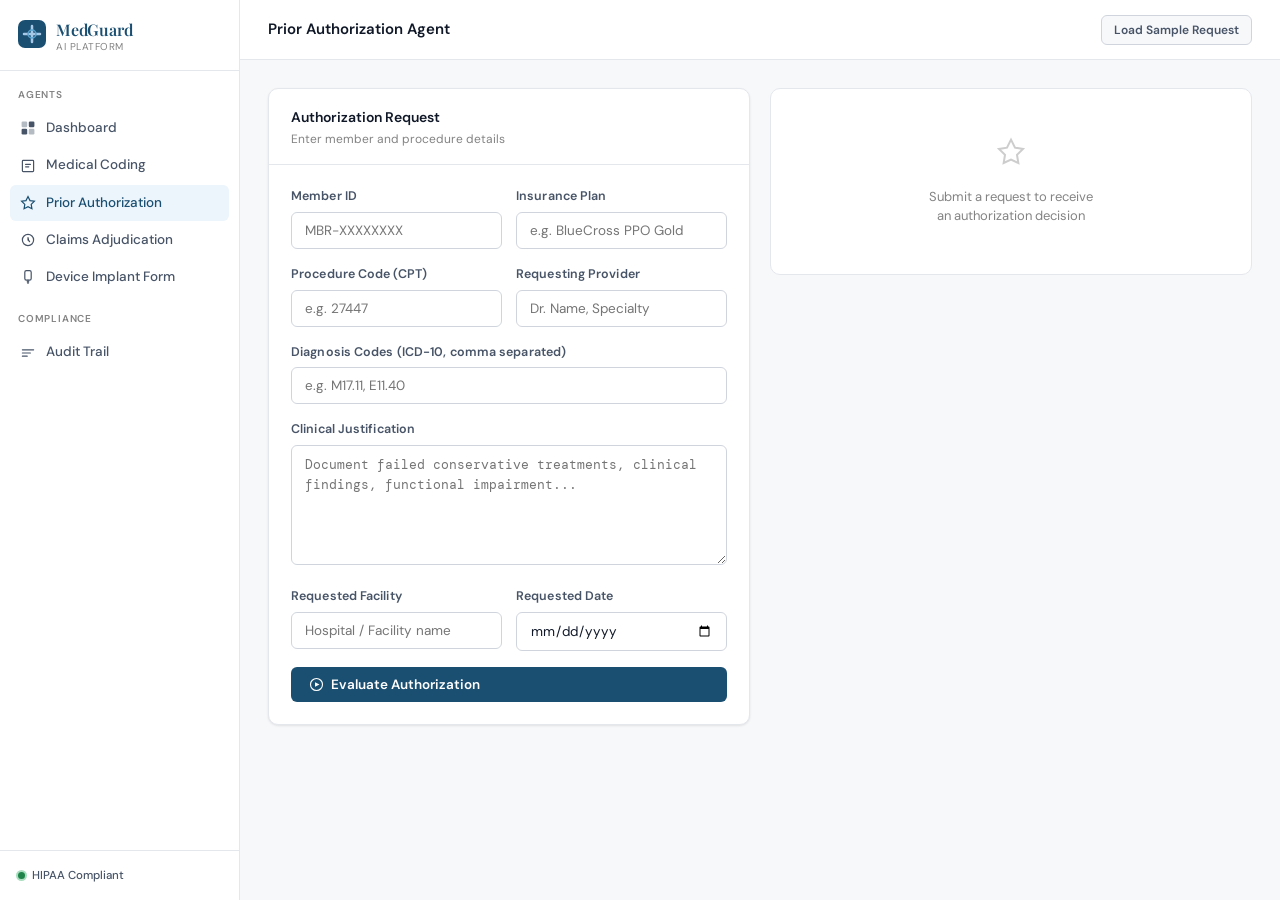
<file: frontend/pages/prior-auth.html>
<!DOCTYPE html>
<html lang="en">
<head>
<meta charset="UTF-8">
<meta name="viewport" content="width=device-width, initial-scale=1.0">
<title>Prior Authorization Agent — MedGuard AI</title>
<link rel="preconnect" href="https://fonts.googleapis.com">
<link rel="preconnect" href="https://fonts.gstatic.com" crossorigin>
<link href="https://fonts.googleapis.com/css2?family=DM+Sans:wght@300;400;500;600&family=DM+Mono:wght@400;500&family=Playfair+Display:wght@500;600&display=swap" rel="stylesheet">
<link rel="stylesheet" href="../css/style.css">
</head>
<body>

<aside class="sidebar">
  <div class="sidebar-logo">
    <div class="logo-mark">
      <svg width="28" height="28" viewBox="0 0 28 28" fill="none">
        <rect width="28" height="28" rx="7" fill="#1B4F72"/>
        <path d="M14 6v16M6 14h16" stroke="#A8C8E8" stroke-width="2.5" stroke-linecap="round"/>
        <circle cx="14" cy="14" r="4" stroke="#5BA4CF" stroke-width="1.5" fill="none"/>
      </svg>
    </div>
    <div class="logo-text"><span class="logo-name">MedGuard</span><span class="logo-sub">AI Platform</span></div>
  </div>
  <nav class="sidebar-nav">
    <div class="nav-section-label">Agents</div>
    <a href="../index.html" class="nav-item"><svg class="nav-icon" viewBox="0 0 20 20"><rect x="2" y="2" width="7" height="7" rx="1.5" fill="currentColor" opacity=".4"/><rect x="11" y="2" width="7" height="7" rx="1.5" fill="currentColor"/><rect x="2" y="11" width="7" height="7" rx="1.5" fill="currentColor"/><rect x="11" y="11" width="7" height="7" rx="1.5" fill="currentColor" opacity=".4"/></svg>Dashboard</a>
    <a href="medical-coding.html" class="nav-item"><svg class="nav-icon" viewBox="0 0 20 20"><path d="M4 3h12a1 1 0 0 1 1 1v12a1 1 0 0 1-1 1H4a1 1 0 0 1-1-1V4a1 1 0 0 1 1-1z" stroke="currentColor" stroke-width="1.5" fill="none"/><path d="M7 8h6M7 11h4" stroke="currentColor" stroke-width="1.5" stroke-linecap="round"/></svg>Medical Coding</a>
    <a href="prior-auth.html" class="nav-item active"><svg class="nav-icon" viewBox="0 0 20 20"><path d="M10 2l2.5 5 5.5.8-4 3.9.9 5.5L10 14.7l-4.9 2.5.9-5.5-4-3.9 5.5-.8z" stroke="currentColor" stroke-width="1.5" fill="none"/></svg>Prior Authorization</a>
    <a href="claims.html" class="nav-item"><svg class="nav-icon" viewBox="0 0 20 20"><circle cx="10" cy="10" r="7" stroke="currentColor" stroke-width="1.5" fill="none"/><path d="M10 7v3l2 2" stroke="currentColor" stroke-width="1.5" stroke-linecap="round"/></svg>Claims Adjudication</a>
    <a href="device-form.html" class="nav-item"><svg class="nav-icon" viewBox="0 0 20 20"><rect x="6" y="2" width="8" height="12" rx="2" stroke="currentColor" stroke-width="1.5" fill="none"/><path d="M9 16h2M10 14v4" stroke="currentColor" stroke-width="1.5" stroke-linecap="round"/></svg>Device Implant Form</a>
    <div class="nav-section-label" style="margin-top:16px">Compliance</div>
    <a href="audit.html" class="nav-item"><svg class="nav-icon" viewBox="0 0 20 20"><path d="M3 6h14M3 10h10M3 14h6" stroke="currentColor" stroke-width="1.5" stroke-linecap="round"/></svg>Audit Trail</a>
  </nav>
  <div class="sidebar-footer"><div class="compliance-badge"><span class="badge-dot"></span>HIPAA Compliant</div></div>
</aside>

<main class="main">
  <header class="topbar">
    <div class="topbar-left"><h1 class="page-title">Prior Authorization Agent</h1></div>
    <div class="topbar-right"><button class="btn btn-secondary btn-sm" onclick="loadSample()">Load Sample Request</button></div>
  </header>

  <div class="page-content">
    <div class="agent-page">

      <div class="card">
        <div class="card-header">
          <div><div class="card-title">Authorization Request</div><div class="card-subtitle">Enter member and procedure details</div></div>
        </div>
        <div class="card-body">
          <div class="form-row">
            <div class="form-group">
              <label class="form-label">Member ID</label>
              <input class="form-input" id="member-id" placeholder="MBR-XXXXXXXX">
            </div>
            <div class="form-group">
              <label class="form-label">Insurance Plan</label>
              <input class="form-input" id="insurance-plan" placeholder="e.g. BlueCross PPO Gold">
            </div>
          </div>
          <div class="form-row">
            <div class="form-group">
              <label class="form-label">Procedure Code (CPT)</label>
              <input class="form-input" id="procedure-code" placeholder="e.g. 27447">
            </div>
            <div class="form-group">
              <label class="form-label">Requesting Provider</label>
              <input class="form-input" id="provider" placeholder="Dr. Name, Specialty">
            </div>
          </div>
          <div class="form-group">
            <label class="form-label">Diagnosis Codes (ICD-10, comma separated)</label>
            <input class="form-input" id="diagnosis-codes" placeholder="e.g. M17.11, E11.40">
          </div>
          <div class="form-group">
            <label class="form-label">Clinical Justification</label>
            <textarea class="form-textarea" id="clinical-justification" placeholder="Document failed conservative treatments, clinical findings, functional impairment..." style="min-height:120px"></textarea>
          </div>
          <div class="form-row">
            <div class="form-group">
              <label class="form-label">Requested Facility</label>
              <input class="form-input" id="facility" placeholder="Hospital / Facility name">
            </div>
            <div class="form-group">
              <label class="form-label">Requested Date</label>
              <input class="form-input" id="req-date" type="date">
            </div>
          </div>
          <button class="btn btn-primary" id="run-btn" onclick="runAgent()" style="width:100%">
            <svg width="15" height="15" viewBox="0 0 20 20" fill="none"><circle cx="10" cy="10" r="8" stroke="currentColor" stroke-width="1.5"/><path d="M8 7l6 3-6 3V7z" fill="currentColor"/></svg>
            Evaluate Authorization
          </button>
        </div>
      </div>

      <div id="results-col">
        <div class="result-panel">
          <div class="result-empty">
            <svg viewBox="0 0 24 24" fill="none"><path d="M12 2l3 6 6 1-4.5 4.4 1 6.1L12 16.9l-5.5 2.6 1-6.1L3 9l6-1z" stroke="currentColor" stroke-width="1.5"/></svg>
            <p>Submit a request to receive<br>an authorization decision</p>
          </div>
        </div>
      </div>

    </div>
  </div>
</main>

<script src="../js/api.js"></script>
<script>
async function loadSample() {
  const data = await apiGet('/prior-auth/sample');
  document.getElementById('member-id').value = data.member_id || '';
  document.getElementById('insurance-plan').value = data.insurance_plan || '';
  document.getElementById('procedure-code').value = data.procedure_code || '';
  document.getElementById('provider').value = data.requesting_provider || '';
  document.getElementById('diagnosis-codes').value = (data.diagnosis_codes || []).join(', ');
  document.getElementById('clinical-justification').value = data.clinical_justification || '';
  document.getElementById('facility').value = data.requested_facility || '';
  document.getElementById('req-date').value = data.requested_date || '';
}

async function runAgent() {
  const procCode = document.getElementById('procedure-code').value.trim();
  if (!procCode) { alert('Please enter a procedure code.'); return; }

  const btn = document.getElementById('run-btn');
  btn.disabled = true;
  showLoading('results-col', 'Evaluating authorization request against clinical criteria...');

  const diagRaw = document.getElementById('diagnosis-codes').value;
  const diagCodes = diagRaw.split(',').map(s => s.trim()).filter(Boolean);

  try {
    const result = await apiPost('/prior-auth/evaluate', {
      member_id: document.getElementById('member-id').value,
      insurance_plan: document.getElementById('insurance-plan').value,
      procedure_code: procCode,
      requesting_provider: document.getElementById('provider').value,
      diagnosis_codes: diagCodes,
      clinical_justification: document.getElementById('clinical-justification').value,
      requested_facility: document.getElementById('facility').value,
      requested_date: document.getElementById('req-date').value
    });
    renderResults(result);
  } catch(e) {
    showError('results-col', 'Agent error: ' + e.message);
  } finally {
    btn.disabled = false;
  }
}

function renderResults(r) {
  const col = document.getElementById('results-col');
  const cls = decisionClass(r.decision);

  const criteriaHtml = (r.criteria_evaluated || []).map(c => `
    <div class="criterion-item">
      <svg class="criterion-icon ${c.met ? 'met' : 'not-met'}" viewBox="0 0 16 16" fill="none">
        ${c.met
          ? '<path d="M3 8l4 4 6-7" stroke="currentColor" stroke-width="2" stroke-linecap="round" stroke-linejoin="round"/>'
          : '<path d="M4 4l8 8M12 4l-8 8" stroke="currentColor" stroke-width="2" stroke-linecap="round"/>'
        }
      </svg>
      <div class="criterion-text">
        <div class="criterion-name">${escapeHtml(c.criterion)}</div>
        <div class="criterion-evidence">${escapeHtml(c.evidence)}</div>
      </div>
    </div>`
  ).join('');

  const missingHtml = (r.missing_documentation || []).map(m =>
    `<div class="flag-item warning"><div class="flag-dot"></div>${escapeHtml(m)}</div>`
  ).join('');

  const guidelinesHtml = (r.clinical_guidelines_cited || []).map(g =>
    `<div class="flag-item info"><div class="flag-dot"></div>${escapeHtml(g)}</div>`
  ).join('');

  const authNum = r.authorization_number
    ? `<div class="kv-row"><span class="kv-key">Auth Number</span><span class="kv-value" style="color:var(--green)">${escapeHtml(r.authorization_number)}</span></div>
       <div class="kv-row"><span class="kv-key">Valid For</span><span class="kv-value">${r.valid_days || 90} days</span></div>`
    : '';

  const denialHtml = r.denial_reason_code
    ? `<div class="kv-row"><span class="kv-key">Denial Code</span><span class="kv-value" style="color:var(--red)">${escapeHtml(r.denial_reason_code)}</span></div>`
    : '';

  col.innerHTML = `
    <div class="result-panel">
      <div class="decision-banner ${cls}">
        <div class="decision-icon">${decisionIcon(cls)}</div>
        <div class="decision-text">
          <div class="decision-label">${escapeHtml(r.decision || 'Decision Pending')}</div>
          <div class="decision-value">${escapeHtml(r.decision_rationale || '').slice(0, 80)}${(r.decision_rationale||'').length > 80 ? '…' : ''}</div>
        </div>
      </div>

      <div class="kv-list">
        ${authNum}${denialHtml}
        <div class="kv-row"><span class="kv-key">Risk Level</span><span class="kv-value">${escapeHtml(r.procedure_risk_level || 'STANDARD')}</span></div>
        <div class="kv-row"><span class="kv-key">Review Time</span><span class="kv-value">${r.estimated_review_time_days || 1} day(s)</span></div>
      </div>

      ${criteriaHtml ? `<div class="section-divider">Criteria Evaluated</div><div class="criteria-list">${criteriaHtml}</div>` : ''}
      ${missingHtml ? `<div class="section-divider">Missing Documentation</div><div class="flags-list">${missingHtml}</div>` : ''}
      ${guidelinesHtml ? `<div class="section-divider">Clinical Guidelines Cited</div><div class="flags-list">${guidelinesHtml}</div>` : ''}

      ${r.appeal_rights ? `<div class="section-divider">Appeal Rights</div><div class="flags-list"><div class="flag-item info"><div class="flag-dot"></div>${escapeHtml(r.appeal_rights)}</div></div>` : ''}

      <div id="flags-container"></div>
      <div id="confidence-container"></div>
      <div class="section-divider">Audit</div>
      <div id="audit-container"></div>
    </div>`;

  renderFlags(r.compliance_flags, document.getElementById('flags-container'));
  renderConfidence(r.confidence_score, document.getElementById('confidence-container'));
  renderAuditInfo(r, document.getElementById('audit-container'));
}
</script>
</body>
</html>
</file>
<file: frontend/css/style.css>
/* ===== RESET & BASE ===== */
*, *::before, *::after { box-sizing: border-box; margin: 0; padding: 0; }

:root {
  --bg: #F7F8FA;
  --surface: #FFFFFF;
  --surface-2: #F0F2F5;
  --border: #E4E7EC;
  --border-2: #D0D5DD;
  --text-primary: #101828;
  --text-secondary: #475467;
  --text-muted: #838383;
  --blue: #1B4F72;
  --blue-mid: #2E86C1;
  --blue-light: #AED6F1;
  --blue-pale: #EBF5FB;
  --teal: #0E6655;
  --teal-light: #A9DFBF;
  --teal-pale: #EAFAF1;
  --amber: #7D6608;
  --amber-light: #F9E79F;
  --amber-pale: #FEFDE7;
  --slate: #2C3E50;
  --slate-light: #BDC3C7;
  --slate-pale: #F2F3F4;
  --purple: #6C3483;
  --purple-light: #D7BDE2;
  --purple-pale: #F5EEF8;
  --red: #922B21;
  --red-light: #F5B7B1;
  --red-pale: #FDEDEC;
  --green: #1E8449;
  --green-light: #A9DFBF;
  --green-pale: #EAFAF1;
  --sidebar-w: 240px;
  --topbar-h: 60px;
  --radius: 10px;
  --radius-sm: 6px;
  --shadow: 0 1px 3px rgba(0,0,0,.06), 0 1px 2px rgba(0,0,0,.04);
  --shadow-md: 0 4px 12px rgba(0,0,0,.08);
}

html, body { height: 100%; font-family: 'DM Sans', sans-serif; background: var(--bg); color: var(--text-primary); font-size: 14px; line-height: 1.5; }

a { text-decoration: none; color: inherit; }

/* ===== LAYOUT ===== */
body { display: flex; }

.sidebar {
  width: var(--sidebar-w);
  background: var(--surface);
  border-right: 1px solid var(--border);
  display: flex;
  flex-direction: column;
  height: 100vh;
  position: fixed;
  top: 0; left: 0;
  z-index: 100;
}

.main {
  margin-left: var(--sidebar-w);
  flex: 1;
  min-height: 100vh;
  display: flex;
  flex-direction: column;
}

/* ===== SIDEBAR ===== */
.sidebar-logo {
  display: flex;
  align-items: center;
  gap: 10px;
  padding: 20px 18px 16px;
  border-bottom: 1px solid var(--border);
}

.logo-text { display: flex; flex-direction: column; }
.logo-name { font-family: 'Playfair Display', serif; font-size: 16px; font-weight: 600; color: var(--blue); letter-spacing: -.2px; line-height: 1.2; }
.logo-sub { font-size: 10px; color: var(--text-muted); letter-spacing: .5px; text-transform: uppercase; }

.sidebar-nav { flex: 1; padding: 16px 10px; overflow-y: auto; }

.nav-section-label {
  font-size: 10px;
  font-weight: 600;
  letter-spacing: .8px;
  text-transform: uppercase;
  color: var(--text-muted);
  padding: 0 8px 8px;
}

.nav-item {
  display: flex;
  align-items: center;
  gap: 10px;
  padding: 8px 10px;
  border-radius: var(--radius-sm);
  color: var(--text-secondary);
  font-size: 13.5px;
  font-weight: 500;
  transition: all .15s;
  margin-bottom: 1px;
}

.nav-item:hover { background: var(--bg); color: var(--text-primary); }
.nav-item.active { background: var(--blue-pale); color: var(--blue); }

.nav-icon { width: 16px; height: 16px; flex-shrink: 0; }

.sidebar-footer {
  padding: 16px 18px;
  border-top: 1px solid var(--border);
}

.compliance-badge {
  display: flex;
  align-items: center;
  gap: 7px;
  font-size: 11.5px;
  color: var(--text-secondary);
  font-weight: 500;
}

.badge-dot {
  width: 7px;
  height: 7px;
  border-radius: 50%;
  background: var(--green);
  box-shadow: 0 0 0 2px var(--green-light);
}

/* ===== TOPBAR ===== */
.topbar {
  height: var(--topbar-h);
  border-bottom: 1px solid var(--border);
  display: flex;
  align-items: center;
  justify-content: space-between;
  padding: 0 28px;
  background: var(--surface);
  position: sticky;
  top: 0;
  z-index: 50;
}

.page-title { font-size: 15px; font-weight: 600; color: var(--text-primary); }

.status-chip {
  display: flex;
  align-items: center;
  gap: 7px;
  font-size: 12px;
  font-weight: 500;
  color: var(--text-secondary);
  background: var(--bg);
  border: 1px solid var(--border);
  padding: 5px 12px;
  border-radius: 20px;
}

.status-dot { width: 7px; height: 7px; border-radius: 50%; background: var(--slate-light); }
.status-dot.live { background: var(--green); animation: pulse 2s infinite; }

@keyframes pulse {
  0%, 100% { opacity: 1; }
  50% { opacity: .5; }
}

/* ===== PAGE CONTENT ===== */
.page-content { padding: 28px; max-width: 1200px; }

/* ===== WELCOME BLOCK ===== */
.welcome-block {
  background: linear-gradient(135deg, #1B4F72 0%, #2E86C1 100%);
  border-radius: var(--radius);
  padding: 32px 36px;
  display: flex;
  align-items: center;
  justify-content: space-between;
  margin-bottom: 24px;
  position: relative;
  overflow: hidden;
}

.welcome-label { font-size: 11px; font-weight: 600; letter-spacing: .8px; text-transform: uppercase; color: var(--blue-light); margin-bottom: 8px; }
.welcome-heading { font-family: 'Playfair Display', serif; font-size: 22px; font-weight: 600; color: #fff; line-height: 1.3; margin-bottom: 10px; max-width: 520px; }
.welcome-desc { font-size: 13px; color: rgba(255,255,255,.75); max-width: 480px; line-height: 1.6; }

.welcome-graphic { position: relative; width: 100px; height: 100px; flex-shrink: 0; }
.graphic-ring { position: absolute; border-radius: 50%; border: 1px solid rgba(255,255,255,.15); top: 50%; left: 50%; transform: translate(-50%,-50%); }
.ring-1 { width: 80px; height: 80px; }
.ring-2 { width: 100px; height: 100px; }
.ring-3 { width: 120px; height: 120px; }
.graphic-icon { position: absolute; top: 50%; left: 50%; transform: translate(-50%,-50%); width: 36px; height: 36px; }

/* ===== METRICS ROW ===== */
.metrics-row {
  display: grid;
  grid-template-columns: repeat(4, 1fr);
  gap: 14px;
  margin-bottom: 24px;
}

.metric-card {
  background: var(--surface);
  border: 1px solid var(--border);
  border-radius: var(--radius);
  padding: 18px 20px;
  display: flex;
  align-items: center;
  gap: 14px;
  box-shadow: var(--shadow);
}

.metric-icon {
  width: 38px;
  height: 38px;
  border-radius: 9px;
  display: flex;
  align-items: center;
  justify-content: center;
  flex-shrink: 0;
}

.metric-icon svg { width: 18px; height: 18px; }
.metric-icon.blue { background: var(--blue-pale); color: var(--blue); }
.metric-icon.teal { background: var(--teal-pale); color: var(--teal); }
.metric-icon.slate { background: var(--slate-pale); color: var(--slate); }
.metric-icon.amber { background: var(--amber-pale); color: var(--amber); }
.metric-icon.purple { background: var(--purple-pale); color: var(--purple); }

.metric-data { display: flex; flex-direction: column; }
.metric-value { font-size: 22px; font-weight: 600; color: var(--text-primary); line-height: 1.2; font-family: 'DM Mono', monospace; }
.metric-label { font-size: 12px; color: var(--text-muted); margin-top: 2px; }

/* ===== AGENTS GRID ===== */
.agents-grid {
  display: grid;
  grid-template-columns: repeat(3, 1fr);
  gap: 16px;
}

.agent-card {
  background: var(--surface);
  border: 1px solid var(--border);
  border-radius: var(--radius);
  padding: 22px;
  cursor: pointer;
  transition: all .2s;
  box-shadow: var(--shadow);
}

.agent-card:hover {
  border-color: var(--blue-mid);
  box-shadow: var(--shadow-md);
  transform: translateY(-1px);
}

.agent-header {
  display: flex;
  align-items: flex-start;
  justify-content: space-between;
  margin-bottom: 14px;
}

.agent-icon {
  width: 42px;
  height: 42px;
  border-radius: 10px;
  display: flex;
  align-items: center;
  justify-content: center;
}

.agent-icon svg { width: 20px; height: 20px; }
.agent-icon.blue { background: var(--blue-pale); color: var(--blue); }
.agent-icon.teal { background: var(--teal-pale); color: var(--teal); }
.agent-icon.slate { background: var(--slate-pale); color: var(--slate); }
.agent-icon.amber { background: var(--amber-pale); color: var(--amber); }
.agent-icon.purple { background: var(--purple-pale); color: var(--purple); }

.agent-badge {
  font-size: 10.5px;
  font-weight: 600;
  letter-spacing: .3px;
  color: var(--text-muted);
  background: var(--bg);
  border: 1px solid var(--border);
  padding: 3px 9px;
  border-radius: 20px;
}

.agent-badge.highlight {
  color: var(--amber);
  background: var(--amber-pale);
  border-color: var(--amber-light);
}

.agent-title { font-size: 15px; font-weight: 600; color: var(--text-primary); margin-bottom: 7px; }
.agent-desc { font-size: 12.5px; color: var(--text-secondary); line-height: 1.6; margin-bottom: 14px; }

.agent-tags { display: flex; flex-wrap: wrap; gap: 6px; margin-bottom: 16px; }
.tag { font-size: 11px; font-weight: 500; background: var(--surface-2); color: var(--text-secondary); padding: 3px 8px; border-radius: 4px; border: 1px solid var(--border); }

.agent-footer { border-top: 1px solid var(--border); padding-top: 14px; }
.agent-link { font-size: 12.5px; font-weight: 600; color: var(--blue-mid); }

/* ===== AGENT PAGE LAYOUTS ===== */
.agent-page { display: grid; grid-template-columns: 1fr 1fr; gap: 20px; }
.agent-page.wide { grid-template-columns: 1fr; max-width: 760px; }

.card {
  background: var(--surface);
  border: 1px solid var(--border);
  border-radius: var(--radius);
  box-shadow: var(--shadow);
}

.card-header {
  padding: 18px 22px 16px;
  border-bottom: 1px solid var(--border);
  display: flex;
  align-items: center;
  justify-content: space-between;
}

.card-title { font-size: 14px; font-weight: 600; color: var(--text-primary); }
.card-subtitle { font-size: 12px; color: var(--text-muted); margin-top: 2px; }
.card-body { padding: 22px; }

/* ===== FORM ELEMENTS ===== */
.form-group { margin-bottom: 16px; }
.form-label { display: block; font-size: 12.5px; font-weight: 600; color: var(--text-secondary); margin-bottom: 6px; letter-spacing: .1px; }

.form-input, .form-textarea, .form-select {
  width: 100%;
  padding: 9px 13px;
  border: 1px solid var(--border-2);
  border-radius: var(--radius-sm);
  font-family: 'DM Sans', sans-serif;
  font-size: 13.5px;
  color: var(--text-primary);
  background: var(--surface);
  transition: border-color .15s, box-shadow .15s;
  outline: none;
}

.form-input:focus, .form-textarea:focus, .form-select:focus {
  border-color: var(--blue-mid);
  box-shadow: 0 0 0 3px rgba(46,134,193,.1);
}

.form-textarea { resize: vertical; min-height: 140px; font-family: 'DM Mono', monospace; font-size: 12.5px; line-height: 1.6; }

.form-row { display: grid; grid-template-columns: 1fr 1fr; gap: 14px; }

/* ===== BUTTONS ===== */
.btn {
  display: inline-flex;
  align-items: center;
  gap: 7px;
  padding: 9px 18px;
  border-radius: var(--radius-sm);
  font-family: 'DM Sans', sans-serif;
  font-size: 13.5px;
  font-weight: 600;
  cursor: pointer;
  transition: all .15s;
  border: none;
  outline: none;
}

.btn-primary { background: var(--blue); color: #fff; }
.btn-primary:hover { background: var(--blue-mid); }
.btn-primary:disabled { opacity: .6; cursor: not-allowed; }

.btn-secondary { background: var(--bg); color: var(--text-secondary); border: 1px solid var(--border-2); }
.btn-secondary:hover { background: var(--surface-2); color: var(--text-primary); }

.btn-sm { padding: 6px 12px; font-size: 12px; }

/* ===== RESULT DISPLAY ===== */
.result-panel {
  background: var(--surface);
  border: 1px solid var(--border);
  border-radius: var(--radius);
  overflow: hidden;
}

.result-empty {
  padding: 48px 22px;
  text-align: center;
  color: var(--text-muted);
  font-size: 13px;
}

.result-empty svg { width: 32px; height: 32px; margin-bottom: 12px; opacity: .4; }

/* ===== DECISION BANNER ===== */
.decision-banner {
  padding: 16px 22px;
  display: flex;
  align-items: center;
  gap: 12px;
}

.decision-banner.approved { background: var(--green-pale); border-bottom: 1px solid var(--green-light); }
.decision-banner.denied { background: var(--red-pale); border-bottom: 1px solid var(--red-light); }
.decision-banner.pending { background: var(--amber-pale); border-bottom: 1px solid var(--amber-light); }
.decision-banner.review { background: var(--purple-pale); border-bottom: 1px solid var(--purple-light); }

.decision-icon { width: 36px; height: 36px; border-radius: 50%; display: flex; align-items: center; justify-content: center; flex-shrink: 0; }
.decision-icon svg { width: 18px; height: 18px; }
.decision-banner.approved .decision-icon { background: var(--green); color: #fff; }
.decision-banner.denied .decision-icon { background: var(--red); color: #fff; }
.decision-banner.pending .decision-icon { background: var(--amber); color: #fff; }
.decision-banner.review .decision-icon { background: var(--purple); color: #fff; }

.decision-text .decision-label { font-size: 12px; font-weight: 600; letter-spacing: .4px; text-transform: uppercase; }
.decision-banner.approved .decision-label { color: var(--green); }
.decision-banner.denied .decision-label { color: var(--red); }
.decision-banner.pending .decision-label { color: var(--amber); }
.decision-banner.review .decision-label { color: var(--purple); }
.decision-text .decision-value { font-size: 13px; color: var(--text-secondary); }

/* ===== CODE BLOCKS ===== */
.code-list { display: flex; flex-direction: column; gap: 10px; padding: 18px 22px; }

.code-item {
  display: flex;
  align-items: flex-start;
  gap: 12px;
  padding: 12px 14px;
  background: var(--bg);
  border-radius: var(--radius-sm);
  border: 1px solid var(--border);
}

.code-badge {
  font-family: 'DM Mono', monospace;
  font-size: 12px;
  font-weight: 500;
  padding: 3px 9px;
  border-radius: 4px;
  white-space: nowrap;
  flex-shrink: 0;
}

.code-badge.icd { background: var(--blue-pale); color: var(--blue); border: 1px solid var(--blue-light); }
.code-badge.cpt { background: var(--teal-pale); color: var(--teal); border: 1px solid var(--teal-light); }
.code-badge.pcs { background: var(--slate-pale); color: var(--slate); border: 1px solid var(--slate-light); }

.code-info { flex: 1; }
.code-desc { font-size: 13px; font-weight: 500; color: var(--text-primary); }
.code-rationale { font-size: 11.5px; color: var(--text-muted); margin-top: 3px; line-height: 1.5; }

/* ===== FLAGS ===== */
.flags-list { padding: 14px 22px; display: flex; flex-direction: column; gap: 8px; }

.flag-item {
  display: flex;
  align-items: flex-start;
  gap: 9px;
  padding: 10px 13px;
  border-radius: var(--radius-sm);
  font-size: 12.5px;
  line-height: 1.5;
}

.flag-item.warning { background: var(--amber-pale); border: 1px solid var(--amber-light); color: var(--amber); }
.flag-item.error { background: var(--red-pale); border: 1px solid var(--red-light); color: var(--red); }
.flag-item.info { background: var(--blue-pale); border: 1px solid var(--blue-light); color: var(--blue); }
.flag-item.success { background: var(--green-pale); border: 1px solid var(--green-light); color: var(--green); }

.flag-dot { width: 6px; height: 6px; border-radius: 50%; background: currentColor; margin-top: 5px; flex-shrink: 0; }

/* ===== AUDIT TABLE ===== */
.audit-table { width: 100%; border-collapse: collapse; font-size: 13px; }
.audit-table th { text-align: left; padding: 10px 16px; font-size: 11px; font-weight: 600; letter-spacing: .4px; text-transform: uppercase; color: var(--text-muted); border-bottom: 1px solid var(--border); background: var(--bg); }
.audit-table td { padding: 12px 16px; border-bottom: 1px solid var(--border); color: var(--text-secondary); vertical-align: top; }
.audit-table tr:last-child td { border-bottom: none; }
.audit-table tr:hover td { background: var(--bg); }

.audit-id { font-family: 'DM Mono', monospace; font-size: 11px; color: var(--text-muted); }
.agent-pill { display: inline-block; font-size: 11px; font-weight: 500; padding: 2px 8px; border-radius: 4px; }
.agent-pill.coding { background: var(--blue-pale); color: var(--blue); }
.agent-pill.auth { background: var(--teal-pale); color: var(--teal); }
.agent-pill.claims { background: var(--slate-pale); color: var(--slate); }
.agent-pill.device { background: var(--amber-pale); color: var(--amber); }

/* ===== CRITERIA LIST ===== */
.criteria-list { padding: 16px 22px; display: flex; flex-direction: column; gap: 8px; }

.criterion-item {
  display: flex;
  align-items: flex-start;
  gap: 10px;
  font-size: 12.5px;
}

.criterion-icon { width: 16px; height: 16px; margin-top: 1px; flex-shrink: 0; }
.criterion-icon.met { color: var(--green); }
.criterion-icon.not-met { color: var(--red); }
.criterion-text { flex: 1; }
.criterion-name { font-weight: 500; color: var(--text-primary); }
.criterion-evidence { color: var(--text-muted); font-size: 11.5px; margin-top: 2px; }

/* ===== SECTION DIVIDER ===== */
.section-divider {
  font-size: 11px;
  font-weight: 600;
  letter-spacing: .6px;
  text-transform: uppercase;
  color: var(--text-muted);
  padding: 14px 22px 8px;
  border-top: 1px solid var(--border);
  margin-top: 2px;
}

/* ===== KV ROWS ===== */
.kv-list { padding: 14px 22px; display: flex; flex-direction: column; gap: 10px; }
.kv-row { display: flex; justify-content: space-between; align-items: flex-start; gap: 16px; }
.kv-key { font-size: 12px; color: var(--text-muted); font-weight: 500; }
.kv-value { font-size: 12.5px; color: var(--text-primary); font-weight: 500; text-align: right; font-family: 'DM Mono', monospace; }

/* ===== LOADING ===== */
.loading-state {
  padding: 40px 22px;
  text-align: center;
  color: var(--text-muted);
  font-size: 13px;
}

.spinner {
  width: 28px;
  height: 28px;
  border: 3px solid var(--border);
  border-top-color: var(--blue-mid);
  border-radius: 50%;
  animation: spin .7s linear infinite;
  margin: 0 auto 12px;
}

@keyframes spin { to { transform: rotate(360deg); } }

/* ===== CONFIDENCE BAR ===== */
.confidence-bar-wrap { padding: 14px 22px; }
.confidence-label { display: flex; justify-content: space-between; font-size: 12px; color: var(--text-muted); margin-bottom: 7px; }
.confidence-bar { height: 6px; background: var(--surface-2); border-radius: 3px; overflow: hidden; }
.confidence-fill { height: 100%; border-radius: 3px; background: linear-gradient(90deg, var(--blue-mid), var(--teal)); transition: width .5s ease; }

/* ===== BACK LINK ===== */
.back-link { display: inline-flex; align-items: center; gap: 6px; font-size: 12.5px; color: var(--text-muted); margin-bottom: 20px; font-weight: 500; }
.back-link:hover { color: var(--text-secondary); }

/* ===== SCROLLBAR ===== */
::-webkit-scrollbar { width: 5px; height: 5px; }
::-webkit-scrollbar-track { background: transparent; }
::-webkit-scrollbar-thumb { background: var(--border-2); border-radius: 3px; }
</file>
